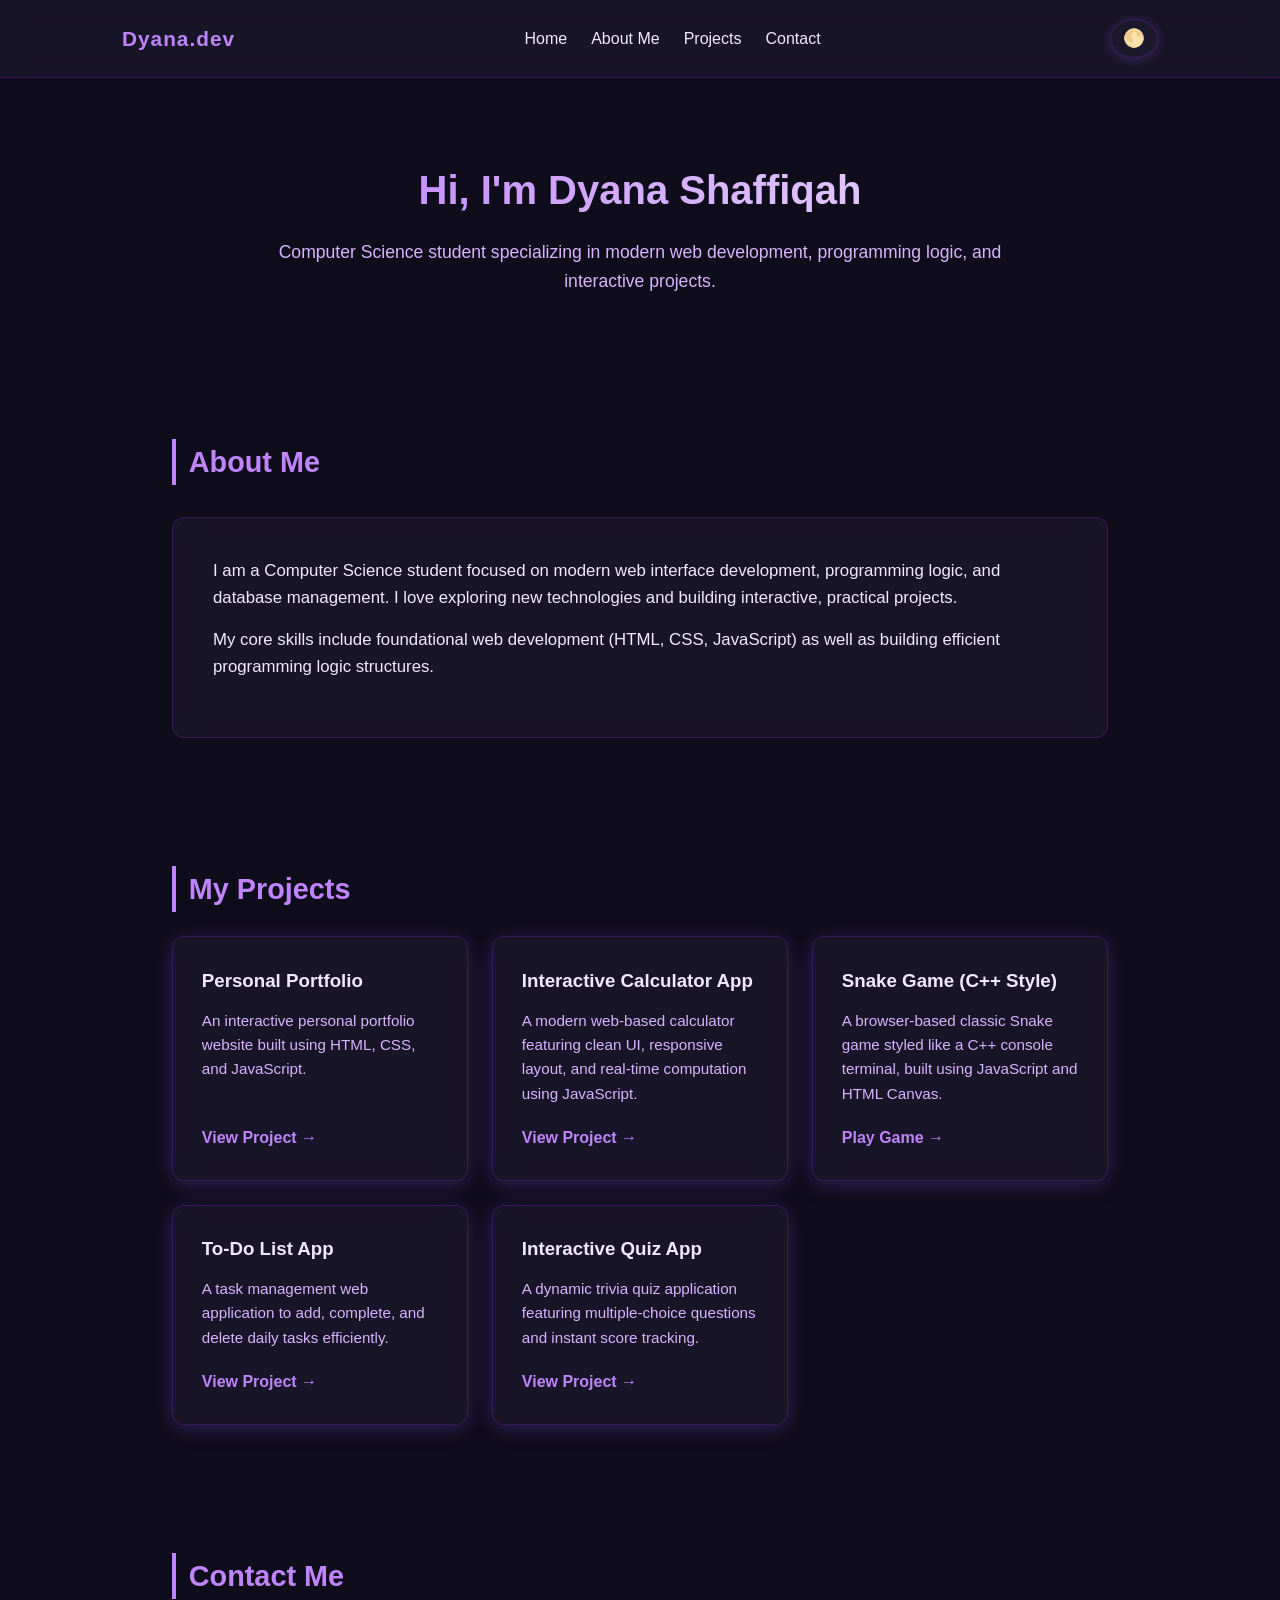
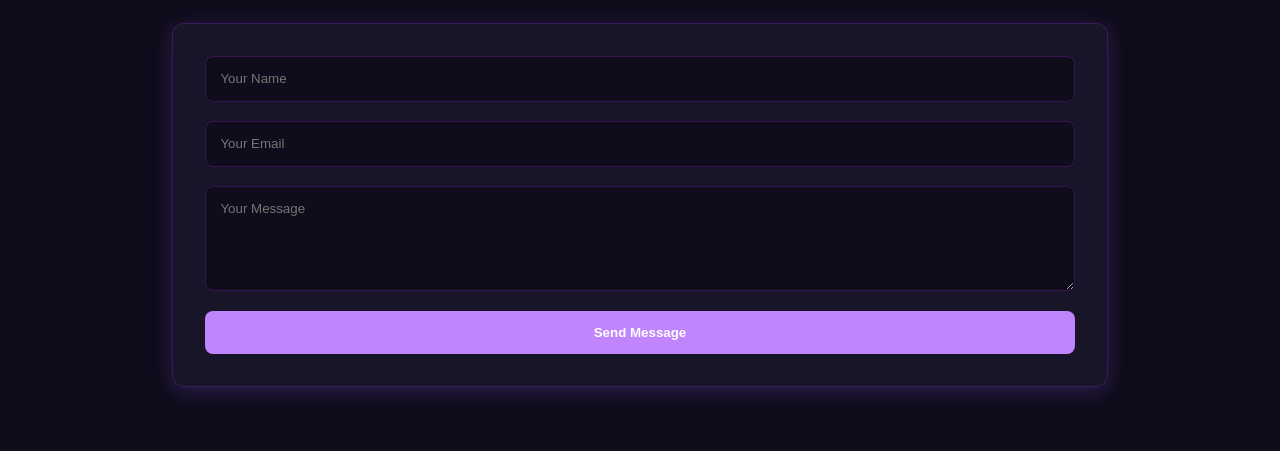
<file: index.html>
<!DOCTYPE html>
<html lang="en">
<head>
    <meta charset="UTF-8">
    <meta name="viewport" content="width=device-width, initial-scale=1.0">
    <title>Dyana Shaffiqah - Professional Portfolio</title>
    <link rel="stylesheet" href="style.css">
</head>
<body>

    <!-- Header & Navbar -->
    <header>
        <nav class="navbar">
            <div class="logo">Dyana.dev</div>
            <ul class="nav-links" id="navLinks">
                <li><a href="#home">Home</a></li>
                <li><a href="#about">About Me</a></li>
                <li><a href="#projects">Projects</a></li>
                <li><a href="#contact">Contact</a></li>
            </ul>
            <!-- Butang Ikon Tema & Hamburger (Wajib Ada di Sini) -->
            <button id="themeToggleBtn" title="Toggle Theme">&#127765;</button>
            <div class="hamburger" id="hamburger">&#9776;</div>
        </nav>
    </header>

    <!-- Hero Section -->
    <section id="home" class="hero">
        <h1>Hi, I'm Dyana Shaffiqah</h1>
        <p>Computer Science student specializing in modern web development, programming logic, and interactive projects.</p>
    </section>

    <!-- About Me Section with Profile Picture -->
    <section id="about" class="section">
        <div class="container">
            <h2>About Me</h2>
            <div class="about-wrapper">
                
                <div class="about-card" style="background: var(--card-bg); padding: 2.5rem; border-radius: 12px; border: 1px solid var(--border-color); backdrop-filter: blur(10px); flex: 1;">
                    <p style="color: #111111; margin-bottom: 1rem; font-size: 1.05rem;">
                        I am a Computer Science student focused on modern web interface development, programming logic, and database management. I love exploring new technologies and building interactive, practical projects.
                    </p>
                    <p style="color: #111111; font-size: 1.05rem;">
                        My core skills include foundational web development (HTML, CSS, JavaScript) as well as building efficient programming logic structures.
                    </p>
                </div>
            </div>
        </div>
    </section>

    <!-- Projects Section -->
    <section id="projects" class="section">
        <h2>My Projects</h2>
        
        <!-- Projects Grid -->
        <div class="projects-grid">
            <div class="project-card" data-category="web">
                <div>
                    <h3>Personal Portfolio</h3>
                    <p>An interactive personal portfolio website built using HTML, CSS, and JavaScript.</p>
                </div>
                <a href="index.html">View Project &rarr;</a>
            </div>
            
            <div class="project-card" data-category="web">
                <div>
                    <h3>Interactive Calculator App</h3>
                    <p>A modern web-based calculator featuring clean UI, responsive layout, and real-time computation using JavaScript.</p>
                </div>
                <a href="calculator.html">View Project &rarr;</a>
            </div>
            
            <div class="project-card" data-category="code">
                <div>
                    <h3>Snake Game (C++ Style)</h3>
                    <p>A browser-based classic Snake game styled like a C++ console terminal, built using JavaScript and HTML Canvas.</p>
                </div>
                <a href="ular.html">Play Game &rarr;</a>
            </div>
            
            <div class="project-card" data-category="web">
                <div>
                    <h3>To-Do List App</h3>
                    <p>A task management web application to add, complete, and delete daily tasks efficiently.</p>
                </div>
                <a href="todo.html">View Project &rarr;</a>
            </div>
            
            <div class="project-card" data-category="web">
                <div>
                    <h3>Interactive Quiz App</h3>
                    <p>A dynamic trivia quiz application featuring multiple-choice questions and instant score tracking.</p>
                </div>
                <a href="quiz.html">View Project &rarr;</a>
            </div>
        </div>
    </section>

    <!-- Contact Section -->
    <section id="contact" class="section">
        <h2>Contact Me</h2>
        <form id="contactForm">
            <input type="text" placeholder="Your Name" required>
            <input type="email" placeholder="Your Email" required>
            <textarea placeholder="Your Message" rows="5" required></textarea>
            <button type="submit">Send Message</button>
        </form>
    </section>

    <!-- Back to Top Button -->
    <button id="backToTopBtn">&#8593;</button>

    <!-- JavaScript diletakkan di PALING BAWAH sebelum </body> -->
    <script>
        const themeBtn = document.getElementById('themeToggleBtn');
        themeBtn.addEventListener('click', () => {
            document.body.classList.toggle('light-mode');
            
            if (document.body.classList.contains('light-mode')) {
                themeBtn.innerHTML = '&#9728;'; // Ikon Matahari
            } else {
                themeBtn.innerHTML = '&#127765;'; // Ikon Bulan
            }
        });

        const hamburger = document.getElementById('hamburger');
        const navLinks = document.getElementById('navLinks');
        hamburger.addEventListener('click', () => {
            navLinks.classList.toggle('active');
        });
    </script>
</body>
</html>
</file>
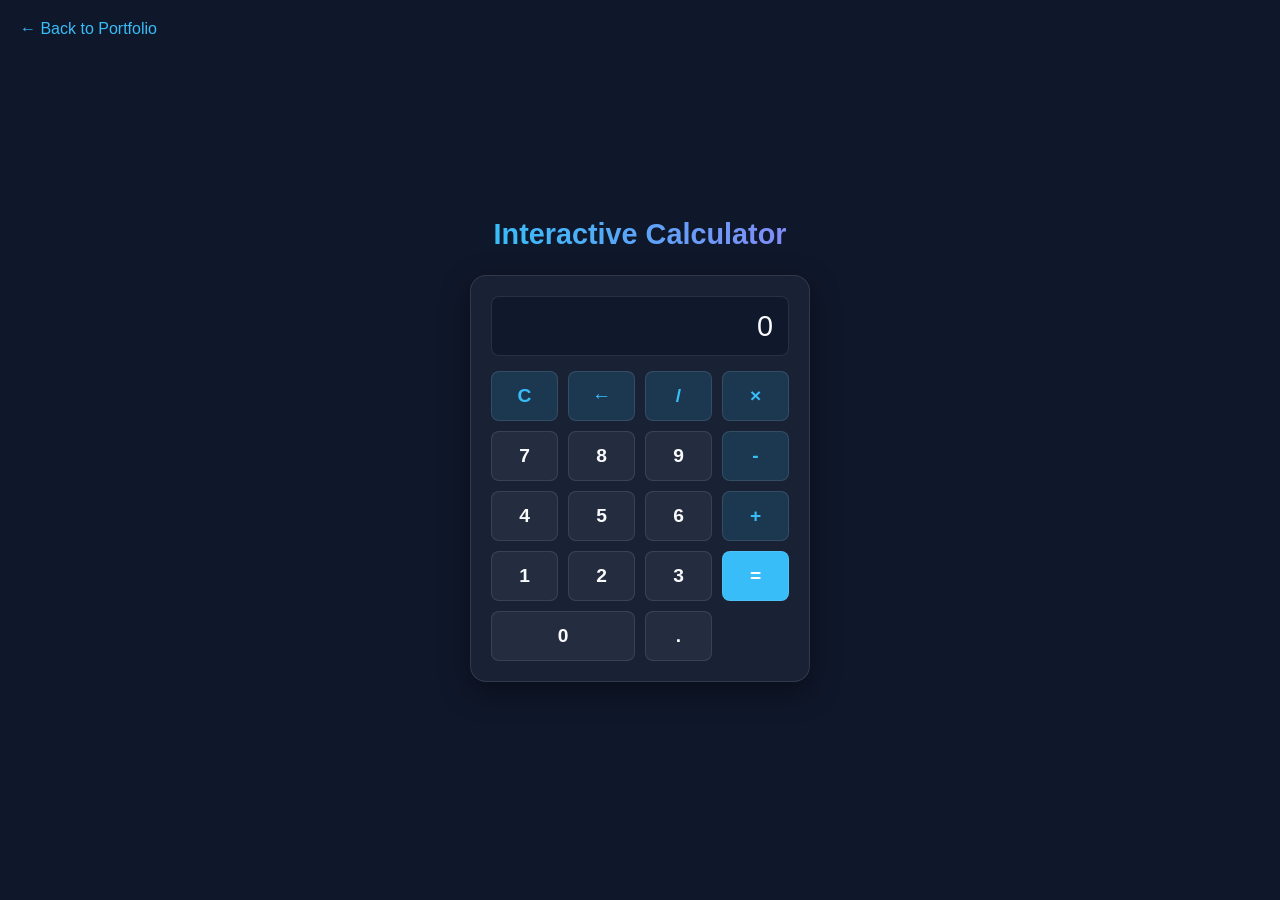
<file: calculator.html>
<!DOCTYPE html>
<html lang="en">
<head>
    <meta charset="UTF-8">
    <meta name="viewport" content="width=device-width, initial-scale=1.0">
    <title>Interactive Calculator - Dyana's Project</title>
    <style>
        :root {
            --bg-color: #0f172a;
            --card-bg: rgba(30, 41, 59, 0.7);
            --text-color: #f8fafc;
            --text-muted: #94a3b8;
            --accent-color: #38bdf8;
            --accent-hover: #0ea5e9;
            --border-color: rgba(255, 255, 255, 0.1);
        }

        * {
            margin: 0;
            padding: 0;
            box-sizing: border-box;
            font-family: 'Segoe UI', Tahoma, Geneva, Verdana, sans-serif;
        }

        body {
            background-color: var(--bg-color);
            color: var(--text-color);
            display: flex;
            flex-direction: column;
            justify-content: center;
            align-items: center;
            min-height: 100vh;
            padding: 20px;
        }

        .back-link {
            position: absolute;
            top: 20px;
            left: 20px;
            color: var(--accent-color);
            text-decoration: none;
            font-weight: 500;
            transition: color 0.3s;
        }

        .back-link:hover {
            text-decoration: underline;
        }

        .calculator-container {
            display: flex;
            flex-direction: column;
            align-items: center;
            gap: 1.5rem;
        }

        .calculator-container h1 {
            font-size: 1.8rem;
            background: linear-gradient(to right, var(--accent-color), #818cf8);
            -webkit-background-clip: text;
            -webkit-text-fill-color: transparent;
        }

        .calculator {
            background: var(--card-bg);
            backdrop-filter: blur(12px);
            border: 1px solid var(--border-color);
            border-radius: 16px;
            box-shadow: 0 10px 30px rgba(0, 0, 0, 0.4);
            width: 100%;
            max-width: 340px;
            padding: 20px;
        }

        .calculator-screen {
            width: 100%;
            height: 60px;
            background: rgba(15, 23, 42, 0.8);
            color: var(--text-color);
            font-size: 1.8rem;
            text-align: right;
            padding: 0 15px;
            border: 1px solid var(--border-color);
            border-radius: 8px;
            margin-bottom: 15px;
            box-sizing: border-box;
            outline: none;
        }

        .calculator-keys {
            display: grid;
            grid-template-columns: repeat(4, 1fr);
            gap: 10px;
        }

        .calculator-keys button {
            height: 50px;
            background-color: rgba(255, 255, 255, 0.05);
            color: var(--text-color);
            font-size: 1.2rem;
            font-weight: 600;
            border: 1px solid var(--border-color);
            border-radius: 8px;
            cursor: pointer;
            transition: all 0.2s ease;
        }

        .calculator-keys button:hover {
            background-color: var(--accent-color);
            color: #fff;
            border-color: var(--accent-color);
        }

        .calculator-keys button.operator {
            background-color: rgba(56, 189, 248, 0.15);
            color: var(--accent-color);
        }

        .calculator-keys button.operator:hover {
            background-color: var(--accent-color);
            color: #fff;
        }

        .calculator-keys button.zero {
            grid-column: span 2;
        }

        .calculator-keys button.equal-sign {
            background-color: var(--accent-color);
            color: white;
        }
    </style>
</head>
<body>

    <a href="index.html" class="back-link">&larr; Back to Portfolio</a>

    <div class="calculator-container">
        <h1>Interactive Calculator</h1>
        <div class="calculator">
            <input type="text" id="calcScreen" class="calculator-screen" readonly value="0">
            <div class="calculator-keys">
                <button class="operator" data-action="clear">C</button>
                <button class="operator" data-action="backspace">&larr;</button>
                <button class="operator" value="/">/</button>
                <button class="operator" value="*">&times;</button>
                
                <button value="7">7</button>
                <button value="8">8</button>
                <button value="9">9</button>
                <button class="operator" value="-">-</button>
                
                <button value="4">4</button>
                <button value="5">5</button>
                <button value="6">6</button>
                <button class="operator" value="+">+</button>
                
                <button value="1">1</button>
                <button value="2">2</button>
                <button value="3">3</button>
                <button class="equal-sign operator" value="=">=</button>
                
                <button value="0" class="zero">0</button>
                <button value=".">.</button>
            </div>
        </div>
    </div>

    <script>
        const calculatorScreen = document.getElementById('calcScreen');
        const keys = document.querySelector('.calculator-keys');

        let currentInput = '0';
        let calculationFinished = false;

        keys.addEventListener('click', (event) => {
            const target = event.target;
            if (!target.matches('button')) return;

            const value = target.value;
            const action = target.getAttribute('data-action');

            if (action === 'clear') {
                currentInput = '0';
                calculationFinished = false;
                updateScreen();
                return;
            }

            if (action === 'backspace') {
                if (currentInput.length > 1) {
                    currentInput = currentInput.slice(0, -1);
                } else {
                    currentInput = '0';
                }
                updateScreen();
                return;
            }

            if (value === '=') {
                try {
                    let expression = currentInput.replace(/×/g, '*').replace(/÷/g, '/');
                    let result = eval(expression);
                    currentInput = String(result);
                    calculationFinished = true;
                } catch (error) {
                    currentInput = 'Error';
                    calculationFinished = true;
                }
                updateScreen();
                return;
            }

            if (calculationFinished && !isNaN(value)) {
                currentInput = value;
                calculationFinished = false;
            } else {
                if (currentInput === '0' && !isNaN(value)) {
                    currentInput = value;
                } else {
                    currentInput += value;
                }
                calculationFinished = false;
            }
            updateScreen();
        });

        function updateScreen() {
            calculatorScreen.value = currentInput;
        }
    </script>
</body>
</html>
</file>
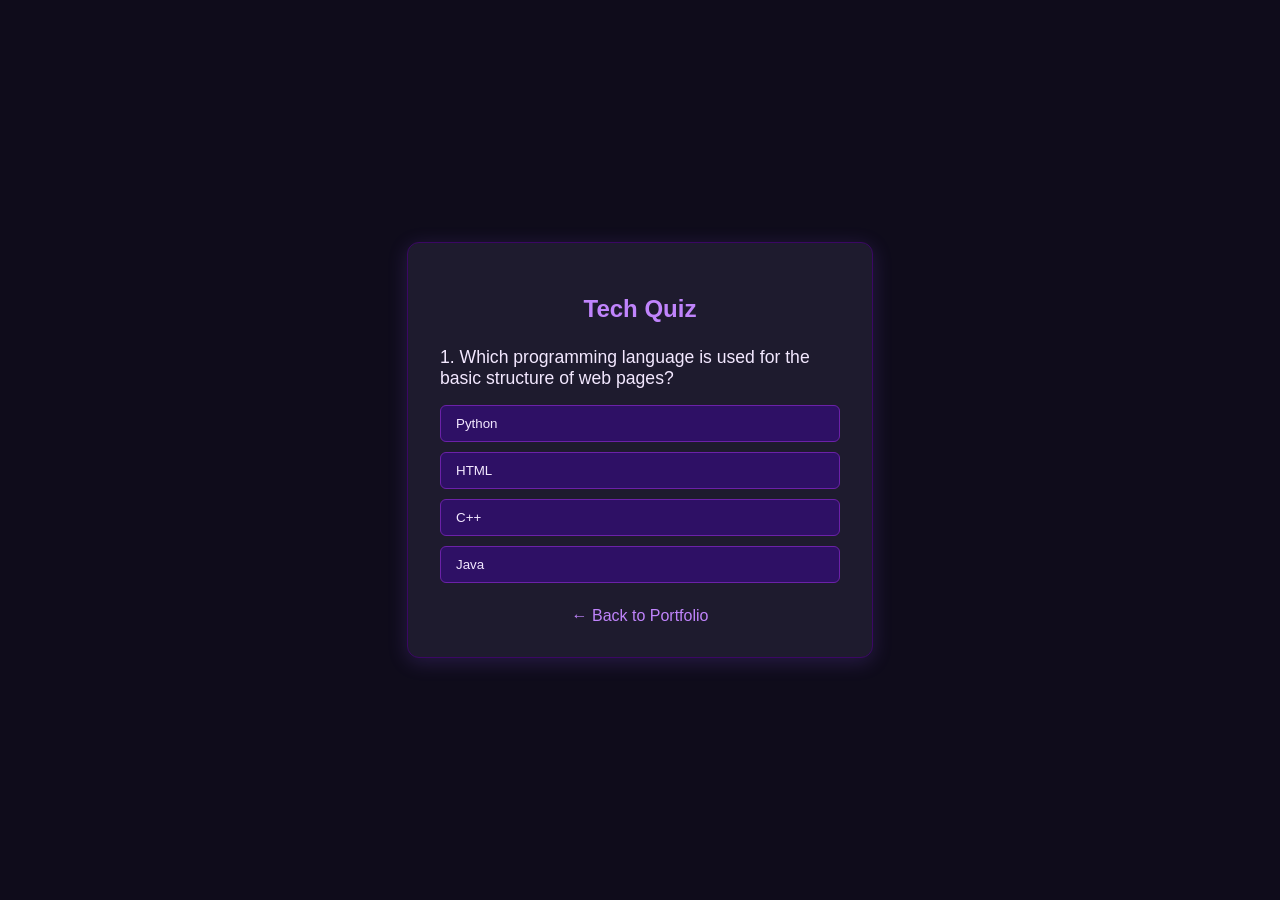
<file: quiz.html>
<!DOCTYPE html>
<html lang="en">
<head>
    <meta charset="UTF-8">
    <meta name="viewport" content="width=device-width, initial-scale=1.0">
    <title>Interactive Quiz App - Dyana Shaffiqah</title>
    <style>
        body {
            font-family: Arial, sans-serif;
            background-color: #0f0c1b;
            color: #f3e8ff;
            display: flex;
            justify-content: center;
            align-items: center;
            height: 100vh;
            margin: 0;
        }
        .quiz-container {
            background: #1e1b2e;
            padding: 2rem;
            border-radius: 12px;
            box-shadow: 0 4px 20px rgba(139, 92, 246, 0.2);
            width: 400px;
            border: 1px solid #3b0764;
        }
        h2 {
            text-align: center;
            color: #c084fc;
            margin-bottom: 1.5rem;
        }
        .question {
            font-size: 1.1rem;
            margin-bottom: 1rem;
            color: #f3e8ff;
        }
        .options-buttons {
            display: flex;
            flex-direction: column;
            gap: 10px;
            margin-bottom: 1.5rem;
        }
        .option-btn {
            padding: 10px 15px;
            background-color: #2e1065;
            color: #f3e8ff;
            border: 1px solid #6b21a8;
            border-radius: 6px;
            cursor: pointer;
            text-align: left;
            transition: background 0.2s;
        }
        .option-btn:hover {
            background-color: #581c87;
        }
        .option-btn.correct {
            background-color: #16a34a !important;
            border-color: #22c55e !important;
        }
        .option-btn.wrong {
            background-color: #dc2626 !important;
            border-color: #ef4444 !important;
        }
        #nextBtn {
            width: 100%;
            padding: 10px;
            background-color: #9333ea;
            color: white;
            border: none;
            border-radius: 6px;
            font-weight: bold;
            cursor: pointer;
            display: none;
        }
        #nextBtn:hover {
            background-color: #7e22ce;
        }
        .score-container {
            text-align: center;
        }
        .back-link {
            display: block;
            text-align: center;
            margin-top: 1.5rem;
            color: #c084fc;
            text-decoration: none;
        }
        .back-link:hover {
            text-decoration: underline;
        }
    </style>
</head>
<body>

    <div class="quiz-container">
        <h2>Tech Quiz</h2>
        <div id="quizBox">
            <div class="question" id="questionText">Question will appear here...</div>
            <div class="options-buttons" id="optionsContainer"></div>
            <button id="nextBtn">Next Question</button>
        </div>
        <div id="scoreBox" class="score-container" style="display: none;">
            <h3>Quiz Completed!</h3>
            <p id="finalScoreText" style="font-size: 1.2rem; margin: 1rem 0;"></p>
            <button id="restartBtn" style="padding: 10px 20px; background-color: #9333ea; color: white; border: none; border-radius: 6px; cursor: pointer;">Try Again</button>
        </div>
        <a href="index.html" class="back-link">&larr; Back to Portfolio</a>
    </div>

    <script>
        const questions = [
            {
                question: "Which programming language is used for the basic structure of web pages?",
                options: ["Python", "HTML", "C++", "Java"],
                answer: 1
            },
            {
                question: "Which of the following is a graphics library for C++?",
                options: ["Raylib", "React", "Tailwind", "Bootstrap"],
                answer: 0
            },
            {
                question: "Which HTML tag is used to create a hyperlink?",
                options: ["<p>", "<a>", "<div>", "<img>"],
                answer: 1
            }
        ];

        let currentQuestionIndex = 0;
        let score = 0;

        const questionText = document.getElementById('questionText');
        const optionsContainer = document.getElementById('optionsContainer');
        const nextBtn = document.getElementById('nextBtn');
        const quizBox = document.getElementById('quizBox');
        const scoreBox = document.getElementById('scoreBox');
        const finalScoreText = document.getElementById('finalScoreText');
        const restartBtn = document.getElementById('restartBtn');

        function loadQuestion() {
            nextBtn.style.display = 'none';
            const currentQ = questions[currentQuestionIndex];
            questionText.textContent = `${currentQuestionIndex + 1}. ${currentQ.question}`;
            optionsContainer.innerHTML = '';

            currentQ.options.forEach((option, index) => {
                const btn = document.createElement('button');
                btn.textContent = option;
                btn.className = 'option-btn';
                btn.addEventListener('click', () => selectOption(index, btn));
                optionsContainer.appendChild(btn);
            });
        }

        function selectOption(selectedIndex, selectedBtn) {
            const currentQ = questions[currentQuestionIndex];
            const allBtns = optionsContainer.querySelectorAll('.option-btn');

            allBtns.forEach(b => b.disabled = true);

            if (selectedIndex === currentQ.answer) {
                selectedBtn.classList.add('correct');
                score++;
            } else {
                selectedBtn.classList.add('wrong');
                allBtns[currentQ.answer].classList.add('correct');
            }

            nextBtn.style.display = 'block';
        }

        nextBtn.addEventListener('click', () => {
            currentQuestionIndex++;
            if (currentQuestionIndex < questions.length) {
                loadQuestion();
            } else {
                quizBox.style.display = 'none';
                scoreBox.style.display = 'block';
                finalScoreText.textContent = `Your Score: ${score} / ${questions.length}`;
            }
        });

        restartBtn.addEventListener('click', () => {
            currentQuestionIndex = 0;
            score = 0;
            scoreBox.style.display = 'none';
            quizBox.style.display = 'block';
            loadQuestion();
        });

        loadQuestion();
    </script>

</body>
</html>
</file>
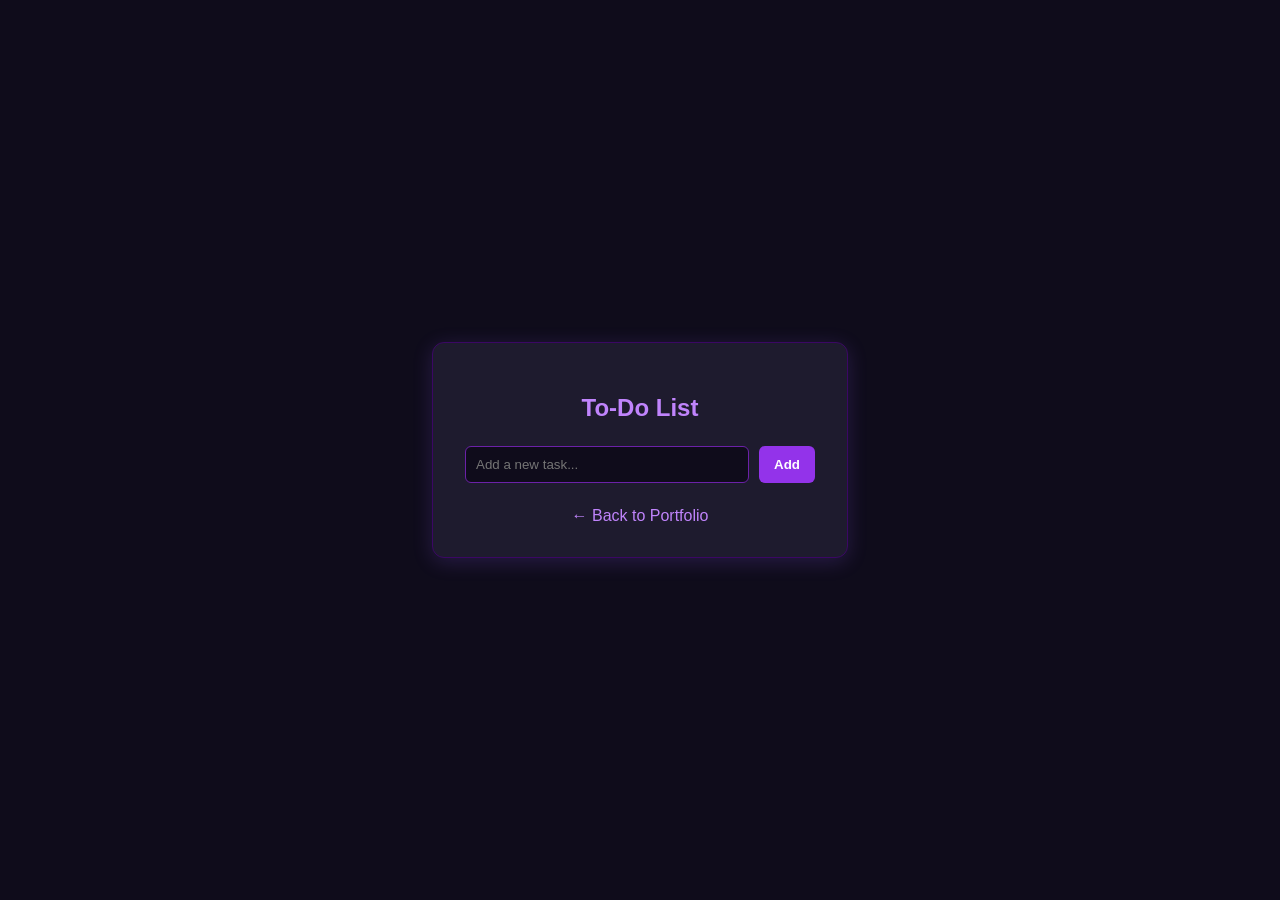
<file: todo.html>
<!DOCTYPE html>
<html lang="en">
<head>
    <meta charset="UTF-8">
    <meta name="viewport" content="width=device-width, initial-scale=1.0">
    <title>To-Do List App - Dyana Shaffiqah</title>
    <style>
        body {
            font-family: Arial, sans-serif;
            background-color: #0f0c1b; /* Latar belakang gelap bernuansa ungu malam */
            color: #f3e8ff;
            display: flex;
            justify-content: center;
            align-items: center;
            height: 100vh;
            margin: 0;
        }
        .todo-container {
            background: #1e1b2e; /* Kad latar belakang ungu gelap */
            padding: 2rem;
            border-radius: 12px;
            box-shadow: 0 4px 20px rgba(139, 92, 246, 0.2);
            width: 350px;
            border: 1px solid #3b0764;
        }
        h2 {
            text-align: center;
            color: #c084fc; /* Tajuk warna ungu cerah */
            margin-bottom: 1.5rem;
        }
        .input-group {
            display: flex;
            gap: 10px;
            margin-bottom: 1.5rem;
        }
        input[type="text"] {
            flex: 1;
            padding: 10px;
            border-radius: 6px;
            border: 1px solid #6b21a8;
            background: #0f0c1b;
            color: #fff;
            outline: none;
        }
        input[type="text"]:focus {
            border-color: #c084fc;
        }
        button {
            padding: 10px 15px;
            background-color: #9333ea; /* Butang warna ungu utama */
            color: white;
            border: none;
            border-radius: 6px;
            font-weight: bold;
            cursor: pointer;
            transition: background 0.2s;
        }
        button:hover {
            background-color: #7e22ce;
        }
        ul {
            list-style-type: none;
            padding: 0;
        }
        li {
            background: #2e1065; /* Senarai tugasan warna ungu lembut */
            padding: 10px;
            border-radius: 6px;
            margin-bottom: 8px;
            display: flex;
            justify-content: space-between;
            align-items: center;
            border: 1px solid #581c87;
        }
        li.completed span {
            text-decoration: line-through;
            color: #a855f7;
            opacity: 0.7;
        }
        .delete-btn {
            background-color: #dc2626;
            color: white;
            border: none;
            padding: 5px 10px;
            border-radius: 4px;
            cursor: pointer;
        }
        .delete-btn:hover {
            background-color: #b91c1c;
        }
        .back-link {
            display: block;
            text-align: center;
            margin-top: 1.5rem;
            color: #c084fc;
            text-decoration: none;
        }
        .back-link:hover {
            text-decoration: underline;
        }
    </style>
</head>
<body>

    <div class="todo-container">
        <h2>To-Do List</h2>
        <div class="input-group">
            <input type="text" id="taskInput" placeholder="Add a new task...">
            <button id="addTaskBtn">Add</button>
        </div>
        <ul id="taskList"></ul>
        <a href="index.html" class="back-link">&larr; Back to Portfolio</a>
    </div>

    <script>
        const taskInput = document.getElementById('taskInput');
        const addTaskBtn = document.getElementById('addTaskBtn');
        const taskList = document.getElementById('taskList');

        addTaskBtn.addEventListener('click', function() {
            const taskText = taskInput.value.trim();
            if (taskText === "") return;

            const li = document.createElement('li');
            
            const span = document.createElement('span');
            span.textContent = taskText;
            span.style.cursor = 'pointer';
            
            span.addEventListener('click', function() {
                li.classList.toggle('completed');
            });

            const deleteBtn = document.createElement('button');
            deleteBtn.textContent = 'Delete';
            deleteBtn.className = 'delete-btn';
            deleteBtn.addEventListener('click', function() {
                taskList.removeChild(li);
            });

            li.appendChild(span);
            li.appendChild(deleteBtn);
            taskList.appendChild(li);

            taskInput.value = "";
        });

        taskInput.addEventListener('keypress', function(e) {
            if (e.key === 'Enter') {
                addTaskBtn.click();
            }
        });
    </script>

</body>
</html>
</file>
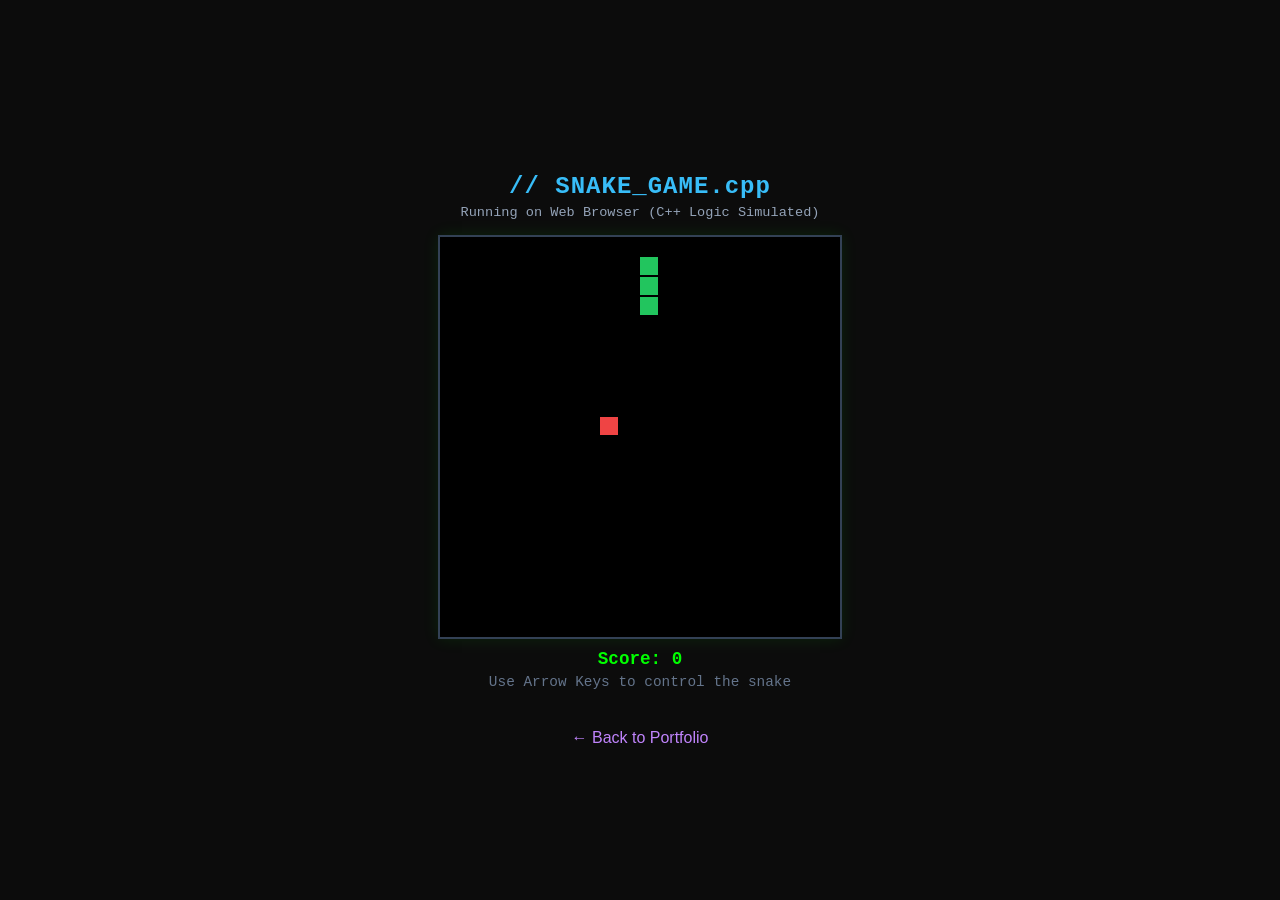
<file: ular.html>
<!DOCTYPE html>
<html lang="en">
<head>
    <meta charset="UTF-8">
    <meta name="viewport" content="width=device-width, initial-scale=1.0">
    <title>Snake Game (C++ Style) - Dyana Shaffiqah</title>
    <style>
        body {
            /* Gaya latar belakang ala terminal konsol C++ (Hitam legap) */
            font-family: 'Courier New', Courier, monospace;
            background-color: #0c0c0c;
            color: #00ff00; /* Teks hijau gaya terminal lama */
            display: flex;
            flex-direction: column;
            align-items: center;
            justify-content: center;
            height: 100vh;
            margin: 0;
        }
        h2 {
            margin-bottom: 5px;
            color: #38bdf8;
            letter-spacing: 1px;
        }
        .console-subtitle {
            font-size: 0.85rem;
            color: #94a3b8;
            margin-bottom: 15px;
        }
        canvas {
            /* Bingkai ala terminal kod */
            border: 2px solid #334155;
            background-color: #000000;
            box-shadow: 0 0 15px rgba(0, 255, 0, 0.1);
        }
        .score-board {
            margin-top: 10px;
            font-size: 1.1rem;
            font-weight: bold;
        }
        .back-link {
            margin-top: 1.5rem;
            color: #c084fc;
            text-decoration: none;
            font-family: Arial, sans-serif;
        }
        .back-link:hover {
            text-decoration: underline;
        }
    </style>
</head>
<body>

    <h2>// SNAKE_GAME.cpp</h2>
    <div class="console-subtitle">Running on Web Browser (C++ Logic Simulated)</div>
    
    <canvas id="snakeCanvas" width="400" height="400"></canvas>
    
    <div class="score-board">Score: <span id="scoreVal">0</span></div>
    <p style="font-size: 0.9rem; color: #64748b; margin-top: 5px;">Use Arrow Keys to control the snake</p>

    <a href="index.html" class="back-link">&larr; Back to Portfolio</a>

    <script>
        const canvas = document.getElementById("snakeCanvas");
        const ctx = canvas.getContext("2d");
        const scoreVal = document.getElementById("scoreVal");

        const gridSize = 20;
        const tileSize = 20;
        let snake = [{x: 10, y: 10}, {x: 10, y: 11}, {x: 10, y: 12}];
        let food = {x: 5, y: 5};
        let dx = 0;
        let dy = -1;
        let score = 0;

        document.addEventListener("keydown", changeDirection);

        function changeDirection(event) {
            if (event.key === "ArrowUp" && dy === 0) { dx = 0; dy = -1; }
            if (event.key === "ArrowDown" && dy === 0) { dx = 0; dy = 1; }
            if (event.key === "ArrowLeft" && dx === 0) { dx = -1; dy = 0; }
            if (event.key === "ArrowRight" && dx === 0) { dx = 1; dy = 0; }
        }

        function main() {
            if (isGameOver()) {
                alert("GAME OVER! Final Score: " + score);
                location.reload();
                return;
            }

            setTimeout(() => {
                clearCanvas();
                drawFood();
                moveSnake();
                drawSnake();
                main();
            }, 100);
        }

        function clearCanvas() {
            // Latar belakang hitam pekat seperti tetingkap terminal hitam
            ctx.fillStyle = "#000000";
            ctx.fillRect(0, 0, canvas.width, canvas.height);
        }

        function drawSnake() {
            // Badan ular warna hijau terang (mengikut gaya Raylib DARKGREEN / Terminal)
            ctx.fillStyle = "#22c55e";
            snake.forEach(part => {
                ctx.fillRect(part.x * tileSize, part.y * tileSize, tileSize - 2, tileSize - 2);
            });
        }

        function moveSnake() {
            const head = {x: snake[0].x + dx, y: snake[0].y + dy};
            snake.unshift(head);

            if (head.x === food.x && head.y === food.y) {
                score += 10;
                scoreVal.textContent = score;
                generateFood();
            } else {
                snake.pop();
            }
        }

        function generateFood() {
            food.x = Math.floor(Math.random() * gridSize);
            food.y = Math.floor(Math.random() * gridSize);
        }

        function drawFood() {
            // Makanan warna merah (sama seperti kod C++ Raylib anda)
            ctx.fillStyle = "#ef4444";
            ctx.fillRect(food.x * tileSize, food.y * tileSize, tileSize - 2, tileSize - 2);
        }

        function isGameOver() {
            const head = snake[0];
            if (head.x < 0 || head.x >= gridSize || head.y < 0 || head.y >= gridSize) return true;
            for (let i = 1; i < snake.length; i++) {
                if (head.x === snake[i].x && head.y === snake[i].y) return true;
            }
            return false;
        }

        generateFood();
        main();
    </script>
</body>
</html>
</file>
<file: style.css>
:root {
    --bg-color: #0f0c1b;
    --card-bg: rgba(30, 27, 46, 0.7);
    --text-color: #f3e8ff;
    --text-muted: #d8b4fe;
    --accent-color: #c084fc;
    --accent-hover: #a855f7;
    --border-color: rgba(107, 33, 168, 0.4);
    --shadow-color: rgba(139, 92, 246, 0.25);
}

body.light-mode {
    --bg-color: #f8fafc;
    --card-bg: rgba(255, 255, 255, 0.85);
    --text-color: #1e1b4b;
    --text-muted: #333333;
    --accent-color: #9333ea;
    --accent-hover: #7e22ce;
    --border-color: rgba(147, 51, 234, 0.2);
    --shadow-color: rgba(147, 51, 234, 0.15);
}

* {
    margin: 0;
    padding: 0;
    box-sizing: border-box;
    font-family: 'Segoe UI', Tahoma, Geneva, Verdana, sans-serif;
    scroll-behavior: smooth;
}

body {
    background-color: var(--bg-color);
    color: var(--text-color);
    line-height: 1.6;
    transition: background-color 0.4s ease, color 0.4s ease;
}

/* Header & Navbar */
header {
    background: var(--card-bg);
    backdrop-filter: blur(12px);
    border-bottom: 1px solid var(--border-color);
    position: sticky;
    top: 0;
    z-index: 1000;
}

.navbar {
    display: flex;
    justify-content: space-between;
    align-items: center;
    padding: 1.2rem 2rem;
    max-width: 1100px;
    margin: 0 auto;
    width: 100%;
}

.logo {
    font-weight: bold;
    font-size: 1.3rem;
    color: var(--accent-color);
    letter-spacing: 1px;
}

.nav-links {
    display: flex;
    list-style: none;
    gap: 1.5rem;
    align-items: center;
    margin: 0;
    padding: 0;
}

.nav-links li a {
    color: var(--text-color);
    text-decoration: none;
    font-weight: 500;
    transition: color 0.3s;
}

.nav-links li a:hover {
    color: var(--accent-color);
}

/* Butang Tema Ikon Bulat */
#themeToggleBtn {
    background: var(--card-bg);
    border: 1px solid var(--border-color);
    color: var(--text-color);
    font-size: 1.1rem;
    padding: 8px 12px;
    border-radius: 50%;
    cursor: pointer;
    display: flex;
    align-items: center;
    justify-content: center;
    transition: all 0.3s ease;
    box-shadow: 0 2px 10px var(--shadow-color);
}

#themeToggleBtn:hover {
    background-color: var(--accent-color);
    color: #fff;
    transform: scale(1.1) rotate(15deg);
}

.hamburger {
    display: none;
    font-size: 1.5rem;
    cursor: pointer;
}

/* Hero Section */
.hero {
    text-align: center;
    padding: 5rem 2rem;
    max-width: 800px;
    margin: 0 auto;
    animation: fadeInDown 0.8s ease;
}

.hero h1 {
    font-size: 2.5rem;
    margin-bottom: 1rem;
    background: linear-gradient(to right, var(--accent-color), #e9d5ff);
    -webkit-background-clip: text;
    -webkit-text-fill-color: transparent;
}

.hero p {
    color: var(--text-muted);
    font-size: 1.1rem;
}

/* Sections Umum */
.section {
    padding: 4rem 2rem;
    max-width: 1000px;
    margin: 0 auto;
}

.section h2 {
    margin-bottom: 1.5rem;
    font-size: 1.8rem;
    border-left: 4px solid var(--accent-color);
    padding-left: 0.8rem;
    color: var(--accent-color);
    text-align: left;
}

/* About Me Styles (Disusun Sebelah-menyebelah) */
.container {
    max-width: 1000px;
    margin: 0 auto;
    width: 100%;
}

.about-wrapper {
    display: flex;
    align-items: center;
    gap: 2.5rem;
    margin-top: 2rem;
}

.about-image-container {
    flex: 0 0 200px;
    display: flex;
    justify-content: center;
    align-items: center;
}

.profile-img {
    width: 200px;
    height: 200px;
    border-radius: 50%;
    object-fit: cover;
    border: 5px solid #6b21a8;
    box-shadow: 0 0 20px rgba(139, 92, 246, 0.4);
    transition: transform 0.3s ease, box-shadow 0.3s ease;
}

.profile-img:hover {
    transform: scale(1.05);
    box-shadow: 0 0 30px rgba(139, 92, 246, 0.6);
}

.about-card {
    background: var(--card-bg);
    padding: 2.5rem;
    border-radius: 12px;
    border: 1px solid var(--border-color);
    backdrop-filter: blur(10px);
    flex: 1;
}

.about-card p {
    color: #f3e8ff !important;
    margin-bottom: 1rem;
    font-size: 1.05rem;
}

body.light-mode .about-card {
    background: rgba(255, 255, 255, 0.95) !important;
}

/* Projects Grid & Hover Effects */
.projects-grid {
    display: grid;
    grid-template-columns: repeat(auto-fit, minmax(280px, 1fr));
    gap: 1.5rem;
}

.project-card {
    background: var(--card-bg);
    backdrop-filter: blur(10px);
    border: 1px solid var(--border-color);
    padding: 1.8rem;
    border-radius: 12px;
    box-shadow: 0 4px 20px var(--shadow-color);
    transition: transform 0.3s cubic-bezier(0.4, 0, 0.2, 1), box-shadow 0.3s ease, border-color 0.3s ease;
    display: flex;
    flex-direction: column;
    justify-content: space-between;
}

.project-card:hover {
    transform: translateY(-8px);
    box-shadow: 0 12px 30px rgba(168, 85, 247, 0.4);
    border-color: var(--accent-color);
}

.project-card h3 {
    margin-bottom: 0.8rem;
    color: var(--text-color);
}

.project-card p {
    color: var(--text-muted);
    font-size: 0.95rem;
    margin-bottom: 1.2rem;
}

.project-card a {
    color: var(--accent-color);
    text-decoration: none;
    font-weight: 600;
    display: inline-flex;
    align-items: center;
    gap: 5px;
    transition: gap 0.2s ease;
}

.project-card a:hover {
    gap: 10px;
    text-decoration: underline;
}

/* Contact Form */
form {
    display: flex;
    flex-direction: column;
    gap: 1.2rem;
    background: var(--card-bg);
    padding: 2rem;
    border-radius: 12px;
    border: 1px solid var(--border-color);
    backdrop-filter: blur(10px);
    box-shadow: 0 4px 20px var(--shadow-color);
}

form input, form textarea {
    padding: 0.9rem;
    border: 1px solid var(--border-color);
    border-radius: 8px;
    background: var(--bg-color);
    color: var(--text-color);
    outline: none;
    transition: border-color 0.3s, box-shadow 0.3s;
}

form input:focus, form textarea:focus {
    border-color: var(--accent-color);
    box-shadow: 0 0 10px rgba(192, 132, 252, 0.4);
}

form button {
    padding: 0.9rem;
    background-color: var(--accent-color);
    color: white;
    cursor: pointer;
    border: none;
    border-radius: 8px;
    font-weight: 600;
    transition: background-color 0.3s, transform 0.2s;
}

form button:hover {
    background-color: var(--accent-hover);
    transform: scale(1.02);
}

/* Back to Top Button */
#backToTopBtn {
    position: fixed;
    bottom: 25px;
    right: 25px;
    display: none;
    padding: 12px 15px;
    font-size: 16px;
    cursor: pointer;
    border-radius: 50%;
    border: none;
    background-color: var(--accent-color);
    color: white;
    box-shadow: 0 4px 12px var(--shadow-color);
    transition: transform 0.3s;
    z-index: 999;
}

#backToTopBtn:hover {
    transform: scale(1.1);
}

/* Keyframe Animations */
@keyframes fadeInDown {
    from {
        opacity: 0;
        transform: translateY(-20px);
    }
    to {
        opacity: 1;
        transform: translateY(0);
    }
}

/* Mobile Responsive */
@media (max-width: 768px) {
    .about-wrapper {
        flex-direction: column;
        text-align: center;
    }
    .nav-links {
        display: none;
        flex-direction: column;
        width: 100%;
        position: absolute;
        top: 70px;
        left: 0;
        background-color: var(--card-bg);
        backdrop-filter: blur(15px);
        padding: 1.5rem;
        border-bottom: 1px solid var(--border-color);
    }
    .nav-links.active {
        display: flex;
    }
    .hamburger {
        display: block;
    }
}
</file>
